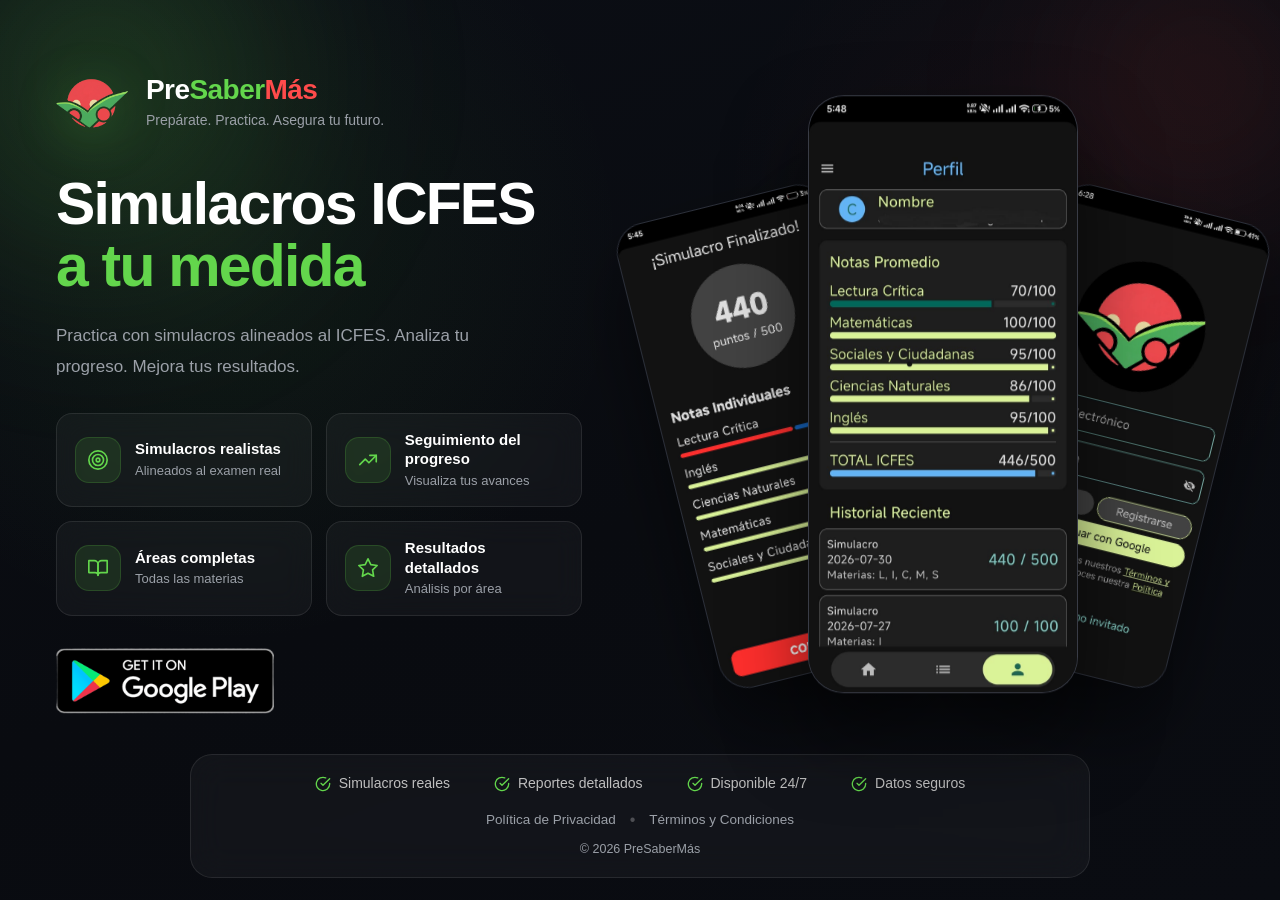
<file: index.html>
<!DOCTYPE html>

<html lang="es-CO">

<head>
    <meta charset="UTF-8">
    <meta name="viewport" content="width=device-width, initial-scale=1.0">

    <!-- ==================================================
         SEO
    ================================================== -->
    <title>PreSaberMás | Simulacros ICFES Saber 9° y 11°</title>

    <meta name="description"
          content="Prepárate para las Pruebas Saber 9° y 11° con simulacros realistas, seguimiento del progreso y estadísticas detalladas.">

    <meta name="keywords"
          content="ICFES, Saber 11, Saber 9, Simulacros ICFES, Pre Saber Más, Preicfes">

    <meta name="author" content="PreSaberMás">

    <meta name="robots" content="index, follow">

    <meta name="theme-color" content="#090B10">

    <!-- Canonical -->
    <link rel="canonical" href="https://presabermas.app">

    <!-- Favicon -->
    <link rel="icon" type="image/png" href="assets/favicon.png">

    <!-- ==================================================
         OPEN GRAPH
    ================================================== -->
    <meta property="og:title" content="PreSaberMás | Simulacros ICFES">
    <meta property="og:description"
          content="Prepárate para las Pruebas Saber con simulacros realistas y resultados detallados.">
    <meta property="og:type" content="website">
    <meta property="og:url" content="https://presabermas.app">
    <meta property="og:image" content="https://presabermas.app/assets/og-image.png">
    <meta property="og:site_name" content="PreSaberMás">
    <meta property="og:locale" content="es_CO">

    <!-- ==================================================
         TWITTER CARDS
    ================================================== -->
    <meta name="twitter:card" content="summary_large_image">
    <meta name="twitter:title" content="PreSaberMás | Simulacros ICFES">
    <meta name="twitter:description"
          content="Prepárate para las Pruebas Saber con simulacros realistas y resultados detallados.">
    <meta name="twitter:image" content="https://presabermas.app/assets/og-image.png">

    <!-- CSS -->
    <link rel="stylesheet" href="css/style.css?v=5">

</head>

<body>

    <main class="hero">

        <!-- ==================================================
             FONDO DECORATIVO
        ================================================== -->
        <div class="background" aria-hidden="true">
            <div class="glow glow-green"></div>
            <div class="glow glow-red"></div>
        </div>

        <div class="container">

            <!-- ==================================================
                 LADO IZQUIERDO · CONTENIDO
            ================================================== -->
            <section class="left">

                <!-- Marca -->
                <div class="brand">
                    <img src="assets/logo.png" alt="Logo de PreSaberMás" class="logo">
                    <div class="brand-text">
                        <h1 class="brand-name">
                            Pre<span class="green">Saber</span><span class="red">Más</span>
                        </h1>
                        <p class="brand-tagline">Prepárate. Practica. Asegura tu futuro.</p>
                    </div>
                </div>

                <!-- Titulo -->
                <h2 class="title">
                    Simulacros ICFES
                    <span class="title-accent">a tu medida</span>
                </h2>

                <!-- Descripcion -->
                <p class="description">
                    Practica con simulacros alineados al ICFES.
                    Analiza tu progreso.
                    Mejora tus resultados.
                </p>

                <!-- Features -->
                <div class="features">

                    <div class="feature">
                        <div class="feature-icon">
                            <svg viewBox="0 0 24 24" fill="none" stroke="currentColor"
                                 stroke-width="1.8" stroke-linecap="round" stroke-linejoin="round">
                                <circle cx="12" cy="12" r="10"></circle>
                                <circle cx="12" cy="12" r="6"></circle>
                                <circle cx="12" cy="12" r="2"></circle>
                            </svg>
                        </div>
                        <div class="feature-text">
                            <h3>Simulacros realistas</h3>
                            <p>Alineados al examen real</p>
                        </div>
                    </div>

                    <div class="feature">
                        <div class="feature-icon">
                            <svg viewBox="0 0 24 24" fill="none" stroke="currentColor"
                                 stroke-width="1.8" stroke-linecap="round" stroke-linejoin="round">
                                <polyline points="3 17 9 11 13 15 21 7"></polyline>
                                <polyline points="14 7 21 7 21 14"></polyline>
                            </svg>
                        </div>
                        <div class="feature-text">
                            <h3>Seguimiento del progreso</h3>
                            <p>Visualiza tus avances</p>
                        </div>
                    </div>

                    <div class="feature">
                        <div class="feature-icon">
                            <svg viewBox="0 0 24 24" fill="none" stroke="currentColor"
                                 stroke-width="1.8" stroke-linecap="round" stroke-linejoin="round">
                                <path d="M2 4h6a4 4 0 0 1 4 4v12a3 3 0 0 0-3-3H2z"></path>
                                <path d="M22 4h-6a4 4 0 0 0-4 4v12a3 3 0 0 1 3-3h7z"></path>
                            </svg>
                        </div>
                        <div class="feature-text">
                            <h3>Áreas completas</h3>
                            <p>Todas las materias</p>
                        </div>
                    </div>

                    <div class="feature">
                        <div class="feature-icon">
                            <svg viewBox="0 0 24 24" fill="none" stroke="currentColor"
                                 stroke-width="1.8" stroke-linecap="round" stroke-linejoin="round">
                                <polygon points="12 2 15.09 8.26 22 9.27 17 14.14 18.18 21.02 12 17.77 5.82 21.02 7 14.14 2 9.27 8.91 8.26 12 2"></polygon>
                            </svg>
                        </div>
                        <div class="feature-text">
                            <h3>Resultados detallados</h3>
                            <p>Análisis por área</p>
                        </div>
                    </div>

                </div>

                <!-- Google Play -->
                <a href="https://play.google.com/store/apps/details?id=com.chris.sabermas"
                   target="_blank"
                   rel="noopener noreferrer"
                   class="store"
                   aria-label="Descargar PreSaberMás en Google Play">
                    <img src="assets/google-play.png" alt="Disponible en Google Play">
                </a>

            </section>

            <!-- ==================================================
                 LADO DERECHO · TELEFONOS
            ================================================== -->
            <section class="right">

                <div class="glow" aria-hidden="true"></div>

                <div class="phones">

                    <div class="phone phone-1">
                        <img src="assets/phone-results.png" alt="Resultados del simulacro en la app">
                    </div>

                    <div class="phone phone-2">
                        <img src="assets/phone-profile.png" alt="Perfil de progreso en la app">
                    </div>

                    <div class="phone phone-3">
                        <img src="assets/phone-login.png" alt="Pantalla de inicio de sesión de la app">
                    </div>

                </div>

            </section>

        </div>

        <!-- ==================================================
             FOOTER
        ================================================== -->
        <footer class="footer">

            <div class="footer-features">

                <div class="footer-item">
                    <svg viewBox="0 0 24 24" fill="none" stroke="currentColor"
                         stroke-width="2" stroke-linecap="round" stroke-linejoin="round">
                        <path d="M22 11.08V12a10 10 0 1 1-5.93-9.14"></path>
                        <polyline points="22 4 12 14.01 9 11.01"></polyline>
                    </svg>
                    <span>Simulacros reales</span>
                </div>

                <div class="footer-item">
                    <svg viewBox="0 0 24 24" fill="none" stroke="currentColor"
                         stroke-width="2" stroke-linecap="round" stroke-linejoin="round">
                        <path d="M22 11.08V12a10 10 0 1 1-5.93-9.14"></path>
                        <polyline points="22 4 12 14.01 9 11.01"></polyline>
                    </svg>
                    <span>Reportes detallados</span>
                </div>

                <div class="footer-item">
                    <svg viewBox="0 0 24 24" fill="none" stroke="currentColor"
                         stroke-width="2" stroke-linecap="round" stroke-linejoin="round">
                        <path d="M22 11.08V12a10 10 0 1 1-5.93-9.14"></path>
                        <polyline points="22 4 12 14.01 9 11.01"></polyline>
                    </svg>
                    <span>Disponible 24/7</span>
                </div>

                <div class="footer-item">
                    <svg viewBox="0 0 24 24" fill="none" stroke="currentColor"
                         stroke-width="2" stroke-linecap="round" stroke-linejoin="round">
                        <path d="M22 11.08V12a10 10 0 1 1-5.93-9.14"></path>
                        <polyline points="22 4 12 14.01 9 11.01"></polyline>
                    </svg>
                    <span>Datos seguros</span>
                </div>

            </div>

            <div class="footer-links">
                <a href="privacy-policy.html">Política de Privacidad</a>
                <span class="dot">•</span>
                <a href="terms.html">Términos y Condiciones</a>
            </div>

            <p class="copyright">© 2026 PreSaberMás</p>

        </footer>

    </main>

    <script src="js/script.js?v=3"></script>

</body>

</html>
</file>
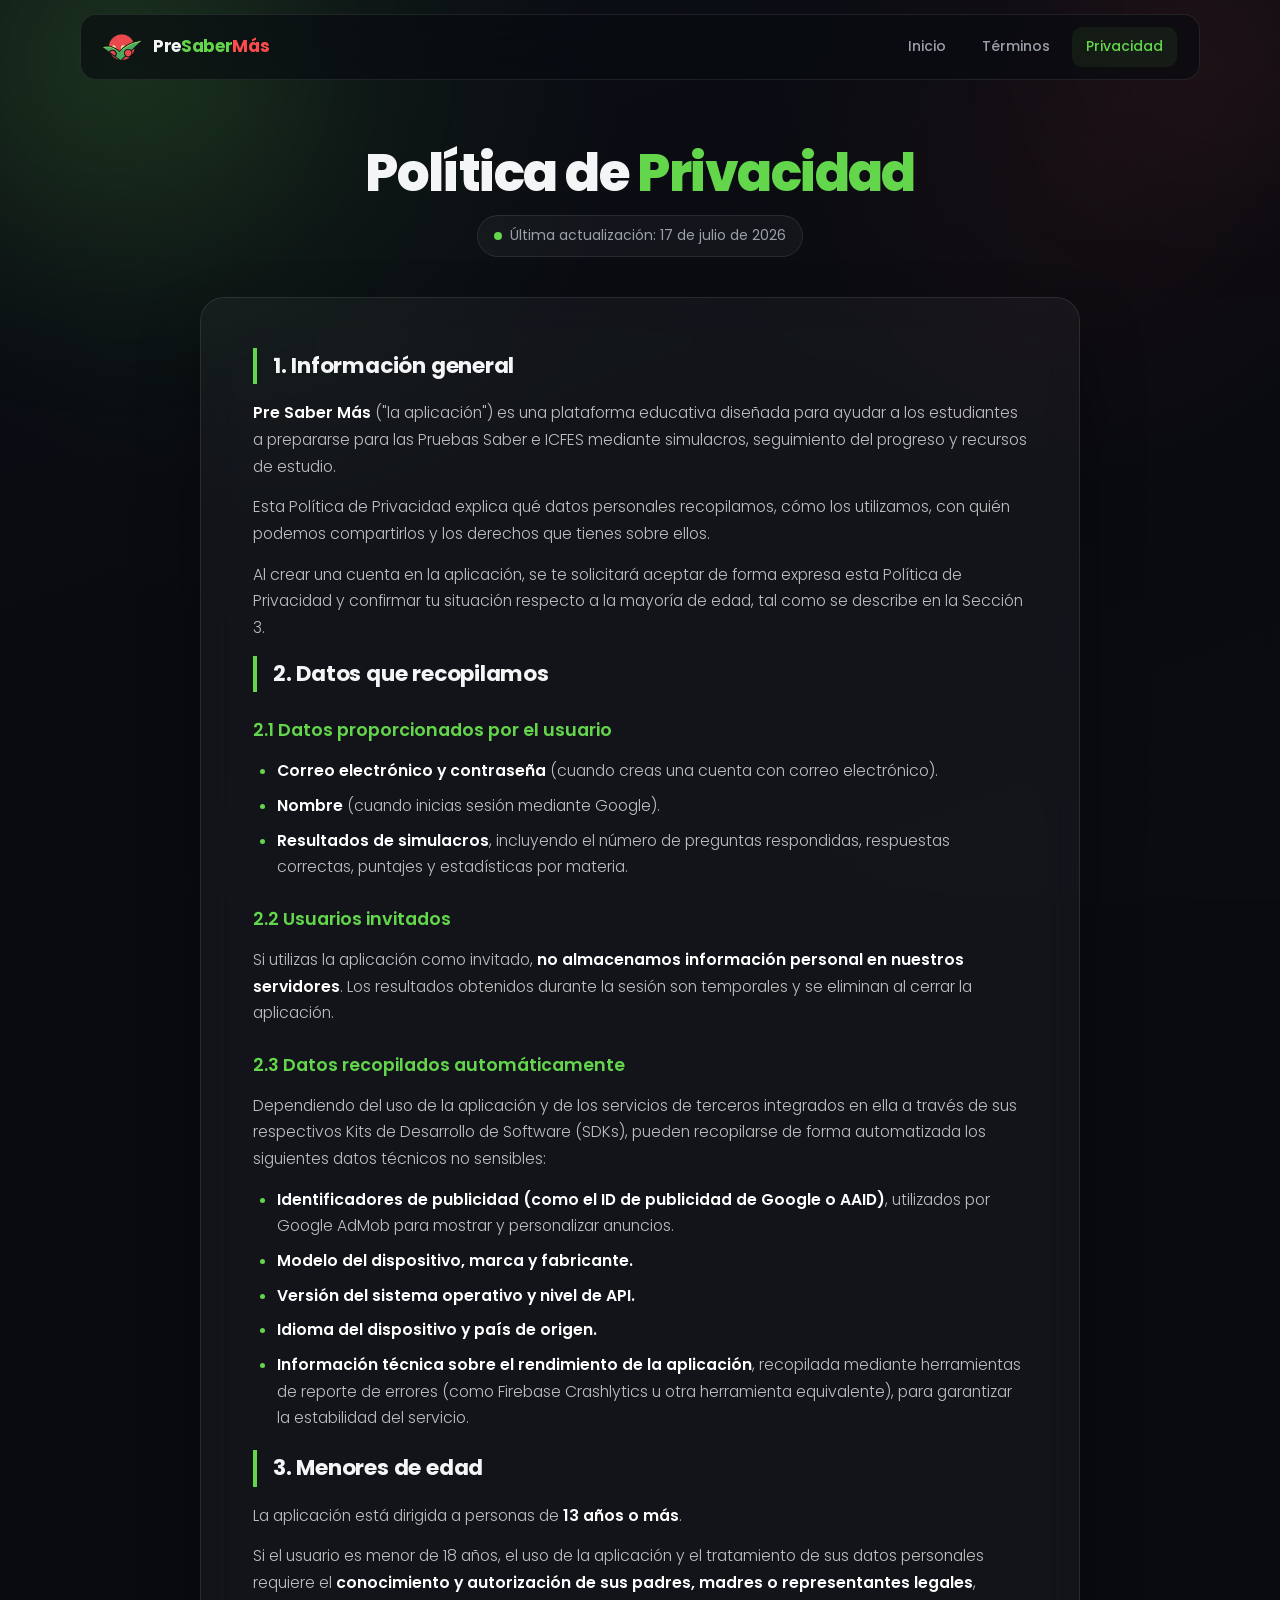
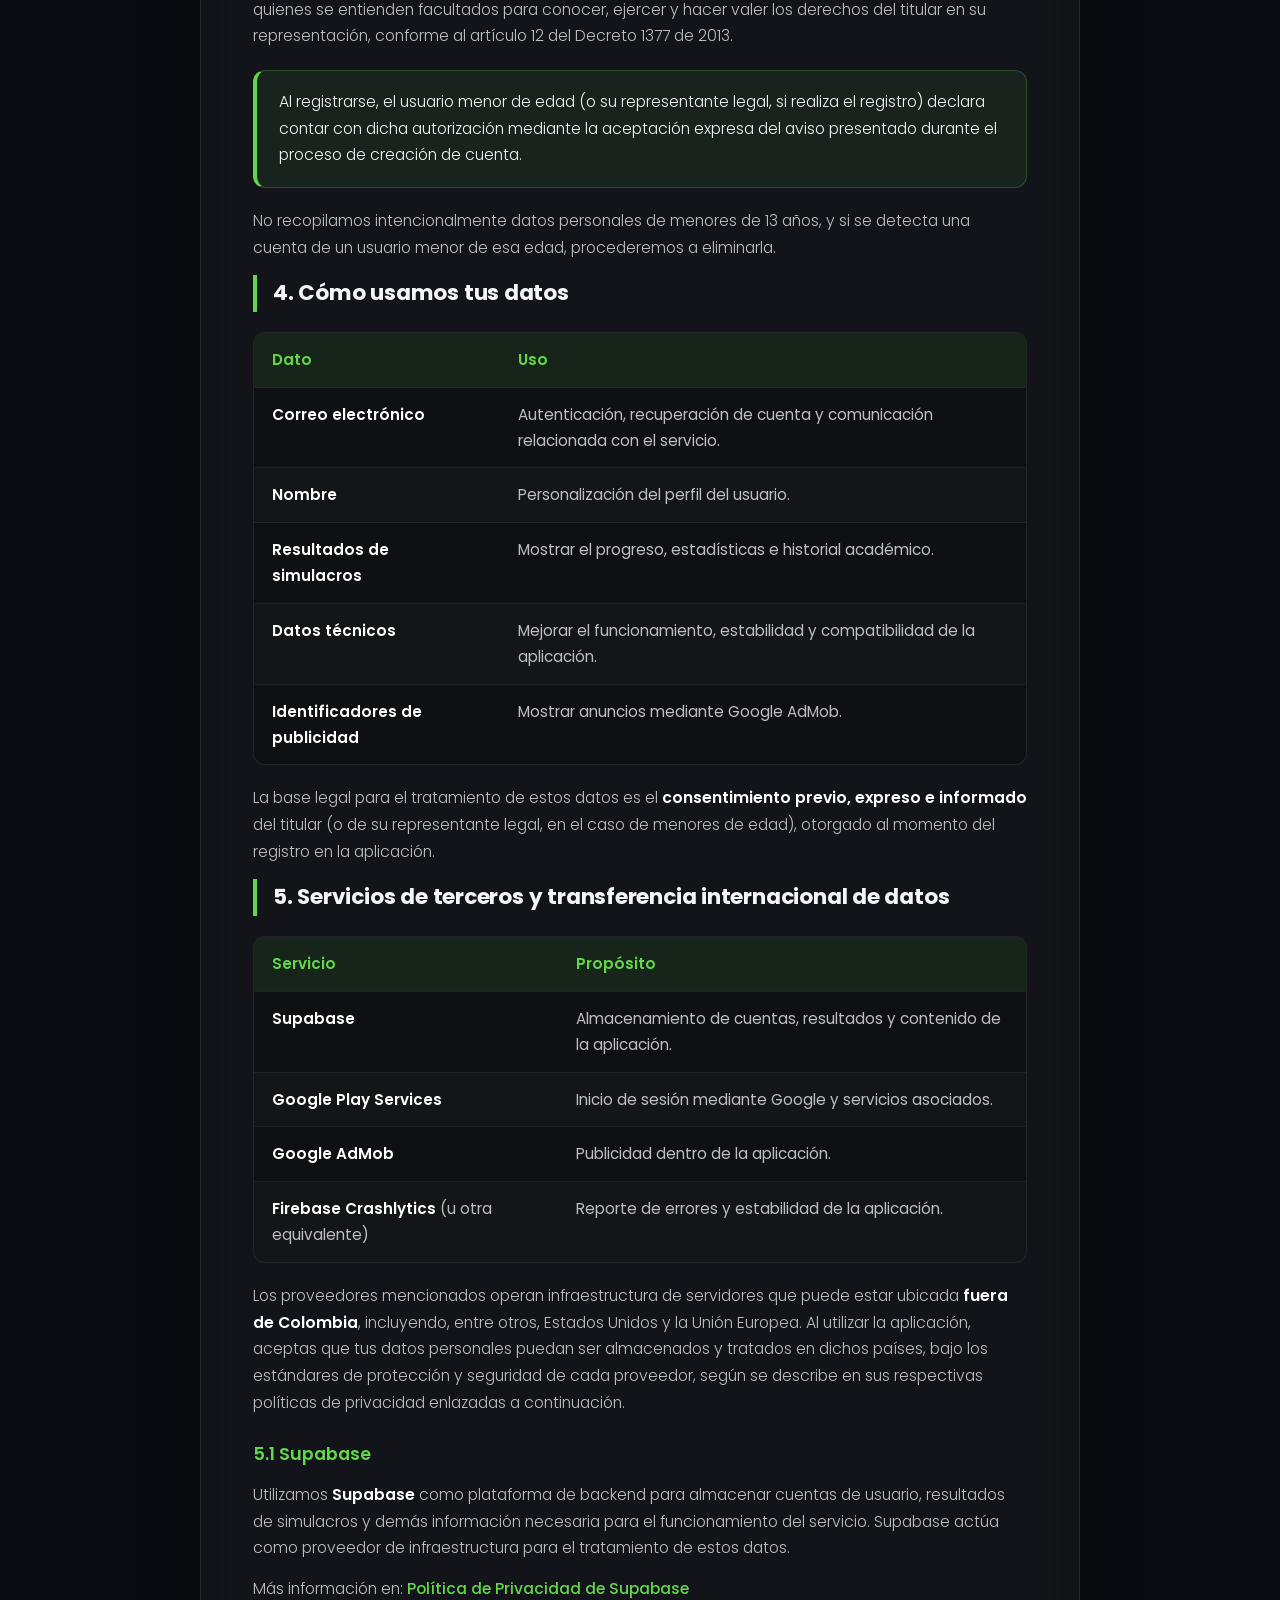
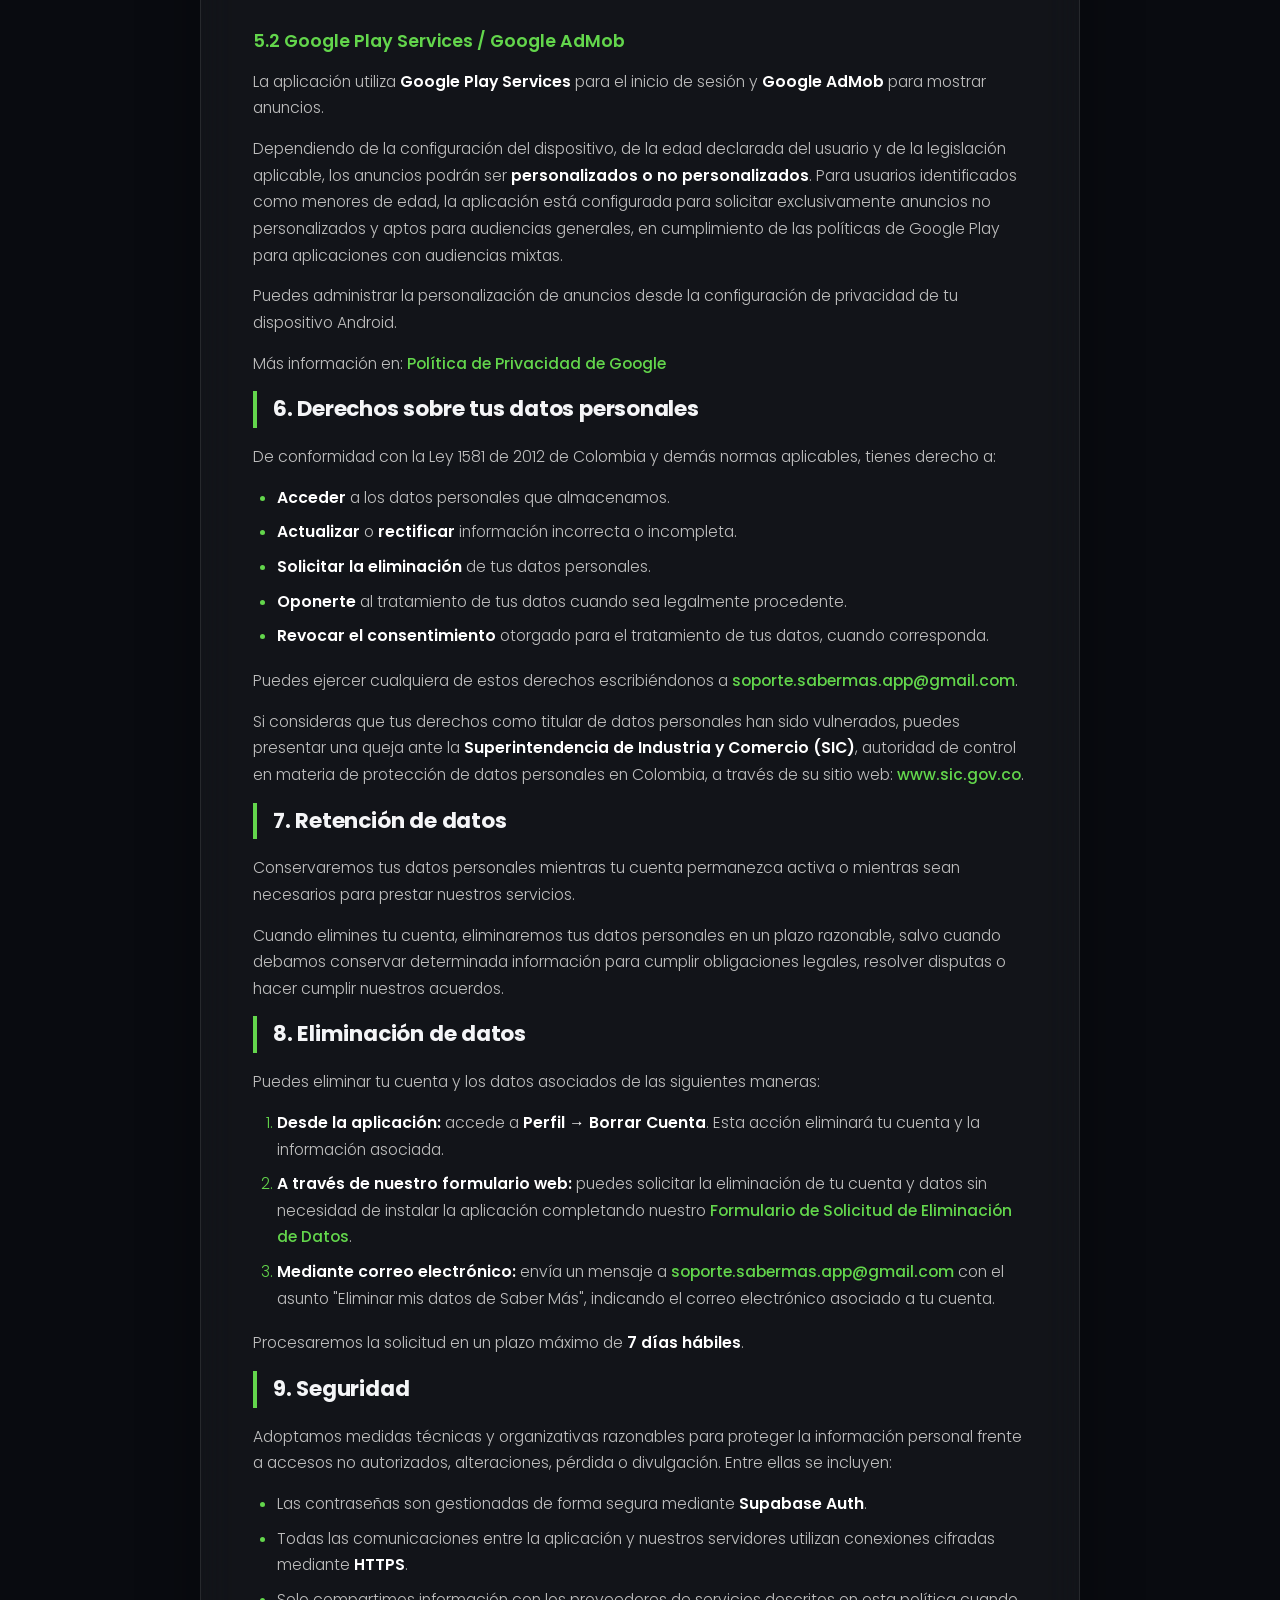
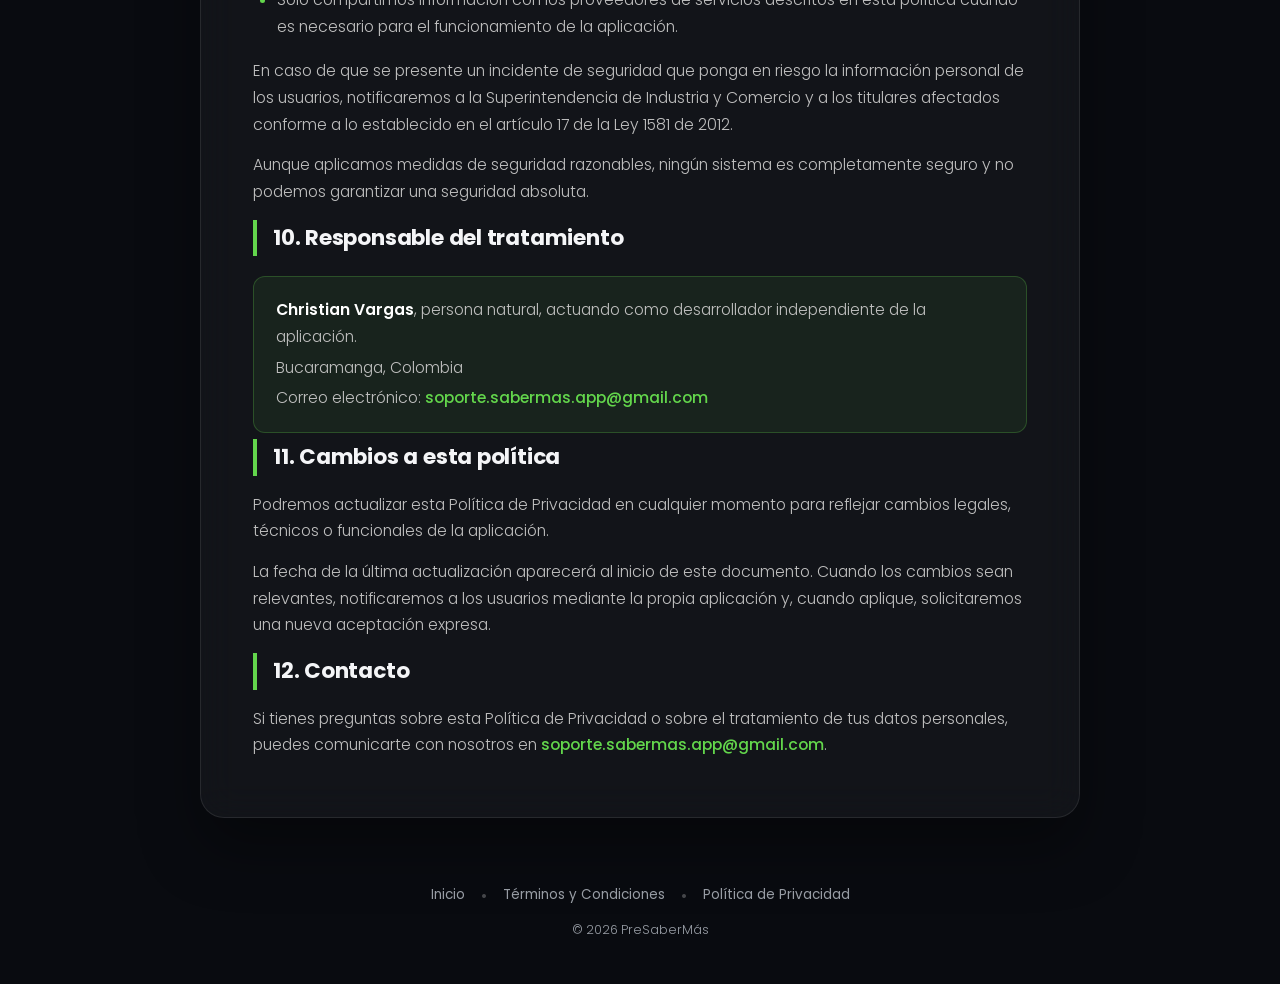
<file: privacy-policy.html>
<!DOCTYPE html>
<html lang="es">
<head>
    <meta charset="UTF-8">
    <meta name="viewport" content="width=device-width, initial-scale=1.0">

    <!-- SEO -->
    <title>Política de Privacidad | PreSaberMás</title>

    <meta name="description"
          content="Política de Privacidad de PreSaberMás. Conoce qué datos recopilamos, cómo los usamos y los derechos que tienes sobre ellos.">
    <meta name="keywords"
          content="ICFES, Saber 11, Saber 9, Simulacros ICFES, Política de Privacidad, Pre Saber Más">
    <meta name="author" content="PreSaberMás">
    <meta name="robots" content="index, follow">
    <meta name="theme-color" content="#090B10">

    <!-- Canonical -->
    <link rel="canonical" href="https://presabermas.app/privacy-policy.html">

    <!-- Favicon -->
    <link rel="icon" type="image/png" href="assets/favicon.png">

    <!-- Open Graph -->
    <meta property="og:title" content="Política de Privacidad | PreSaberMás">
    <meta property="og:description"
          content="Conoce qué datos recopila PreSaberMás, cómo los usamos y los derechos que tienes sobre ellos.">
    <meta property="og:type" content="website">
    <meta property="og:url" content="https://presabermas.app/privacy-policy.html">
    <meta property="og:image" content="https://presabermas.app/assets/og-image.png">
    <meta property="og:site_name" content="PreSaberMás">
    <meta property="og:locale" content="es_CO">

    <!-- Twitter -->
    <meta name="twitter:card" content="summary_large_image">
    <meta name="twitter:title" content="Política de Privacidad | PreSaberMás">
    <meta name="twitter:description"
          content="Conoce qué datos recopila PreSaberMás, cómo los usamos y los derechos que tienes sobre ellos.">
    <meta name="twitter:image" content="https://presabermas.app/assets/og-image.png">

    <!-- CSS -->
    <link rel="stylesheet" href="css/legal.css?v=1">

</head>
<body>

    <!-- Fondo decorativo -->
    <div class="background" aria-hidden="true">
        <div class="glow glow-green"></div>
        <div class="glow glow-red"></div>
    </div>

    <!-- Navegacion -->
    <header class="topbar">
        <a href="index.html" class="brand">
            <img src="assets/logo.png" alt="Logo de PreSaberMás" class="logo">
            <span class="name">Pre<span class="green">Saber</span><span class="red">Más</span></span>
        </a>
        <nav class="nav">
            <a href="index.html">Inicio</a>
            <a href="terms.html">Términos</a>
            <a href="privacy-policy.html" class="active">Privacidad</a>
        </nav>
    </header>

    <!-- Encabezado -->
    <div class="page-header">
        <h1>Política de <span class="title-accent">Privacidad</span></h1>
        <div class="last-updated">Última actualización: 17 de julio de 2026</div>
    </div>

    <!-- Contenido -->
    <main>
        <article class="card">

            <section>
                <h2>1. Información general</h2>
                <p><strong>Pre Saber Más</strong> ("la aplicación") es una plataforma educativa diseñada para ayudar a los estudiantes a prepararse para las Pruebas Saber e ICFES mediante simulacros, seguimiento del progreso y recursos de estudio.</p>
                <p>Esta Política de Privacidad explica qué datos personales recopilamos, cómo los utilizamos, con quién podemos compartirlos y los derechos que tienes sobre ellos.</p>
                <p>Al crear una cuenta en la aplicación, se te solicitará aceptar de forma expresa esta Política de Privacidad y confirmar tu situación respecto a la mayoría de edad, tal como se describe en la Sección 3.</p>
            </section>

            <section>
                <h2>2. Datos que recopilamos</h2>

                <h3>2.1 Datos proporcionados por el usuario</h3>
                <ul>
                    <li><strong>Correo electrónico y contraseña</strong> (cuando creas una cuenta con correo electrónico).</li>
                    <li><strong>Nombre</strong> (cuando inicias sesión mediante Google).</li>
                    <li><strong>Resultados de simulacros</strong>, incluyendo el número de preguntas respondidas, respuestas correctas, puntajes y estadísticas por materia.</li>
                </ul>

                <h3>2.2 Usuarios invitados</h3>
                <p>Si utilizas la aplicación como invitado, <strong>no almacenamos información personal en nuestros servidores</strong>. Los resultados obtenidos durante la sesión son temporales y se eliminan al cerrar la aplicación.</p>

                <h3>2.3 Datos recopilados automáticamente</h3>
                <p>Dependiendo del uso de la aplicación y de los servicios de terceros integrados en ella a través de sus respectivos Kits de Desarrollo de Software (SDKs), pueden recopilarse de forma automatizada los siguientes datos técnicos no sensibles:</p>
                <ul>
                    <li><strong>Identificadores de publicidad (como el ID de publicidad de Google o AAID)</strong>, utilizados por Google AdMob para mostrar y personalizar anuncios.</li>
                    <li><strong>Modelo del dispositivo, marca y fabricante.</strong></li>
                    <li><strong>Versión del sistema operativo y nivel de API.</strong></li>
                    <li><strong>Idioma del dispositivo y país de origen.</strong></li>
                    <li><strong>Información técnica sobre el rendimiento de la aplicación</strong>, recopilada mediante herramientas de reporte de errores (como Firebase Crashlytics u otra herramienta equivalente), para garantizar la estabilidad del servicio.</li>
                </ul>
            </section>

            <section>
                <h2>3. Menores de edad</h2>
                <p>La aplicación está dirigida a personas de <strong>13 años o más</strong>.</p>
                <p>Si el usuario es menor de 18 años, el uso de la aplicación y el tratamiento de sus datos personales requiere el <strong>conocimiento y autorización de sus padres, madres o representantes legales</strong>, quienes se entienden facultados para conocer, ejercer y hacer valer los derechos del titular en su representación, conforme al artículo 12 del Decreto 1377 de 2013.</p>

                <div class="highlight-box">
                    <p>Al registrarse, el usuario menor de edad (o su representante legal, si realiza el registro) declara contar con dicha autorización mediante la aceptación expresa del aviso presentado durante el proceso de creación de cuenta.</p>
                </div>

                <p>No recopilamos intencionalmente datos personales de menores de 13 años, y si se detecta una cuenta de un usuario menor de esa edad, procederemos a eliminarla.</p>
            </section>

            <section>
                <h2>4. Cómo usamos tus datos</h2>
                <div class="table-container">
                    <table>
                        <thead>
                            <tr>
                                <th>Dato</th>
                                <th>Uso</th>
                            </tr>
                        </thead>
                        <tbody>
                            <tr>
                                <td><strong>Correo electrónico</strong></td>
                                <td>Autenticación, recuperación de cuenta y comunicación relacionada con el servicio.</td>
                            </tr>
                            <tr>
                                <td><strong>Nombre</strong></td>
                                <td>Personalización del perfil del usuario.</td>
                            </tr>
                            <tr>
                                <td><strong>Resultados de simulacros</strong></td>
                                <td>Mostrar el progreso, estadísticas e historial académico.</td>
                            </tr>
                            <tr>
                                <td><strong>Datos técnicos</strong></td>
                                <td>Mejorar el funcionamiento, estabilidad y compatibilidad de la aplicación.</td>
                            </tr>
                            <tr>
                                <td><strong>Identificadores de publicidad</strong></td>
                                <td>Mostrar anuncios mediante Google AdMob.</td>
                            </tr>
                        </tbody>
                    </table>
                </div>
                <p>La base legal para el tratamiento de estos datos es el <strong>consentimiento previo, expreso e informado</strong> del titular (o de su representante legal, en el caso de menores de edad), otorgado al momento del registro en la aplicación.</p>
            </section>

            <section>
                <h2>5. Servicios de terceros y transferencia internacional de datos</h2>
                <div class="table-container">
                    <table>
                        <thead>
                            <tr>
                                <th>Servicio</th>
                                <th>Propósito</th>
                            </tr>
                        </thead>
                        <tbody>
                            <tr>
                                <td><strong>Supabase</strong></td>
                                <td>Almacenamiento de cuentas, resultados y contenido de la aplicación.</td>
                            </tr>
                            <tr>
                                <td><strong>Google Play Services</strong></td>
                                <td>Inicio de sesión mediante Google y servicios asociados.</td>
                            </tr>
                            <tr>
                                <td><strong>Google AdMob</strong></td>
                                <td>Publicidad dentro de la aplicación.</td>
                            </tr>
                            <tr>
                                <td><strong>Firebase Crashlytics</strong> (u otra equivalente)</td>
                                <td>Reporte de errores y estabilidad de la aplicación.</td>
                            </tr>
                        </tbody>
                    </table>
                </div>
                <p>Los proveedores mencionados operan infraestructura de servidores que puede estar ubicada <strong>fuera de Colombia</strong>, incluyendo, entre otros, Estados Unidos y la Unión Europea. Al utilizar la aplicación, aceptas que tus datos personales puedan ser almacenados y tratados en dichos países, bajo los estándares de protección y seguridad de cada proveedor, según se describe en sus respectivas políticas de privacidad enlazadas a continuación.</p>

                <h3>5.1 Supabase</h3>
                <p>Utilizamos <strong>Supabase</strong> como plataforma de backend para almacenar cuentas de usuario, resultados de simulacros y demás información necesaria para el funcionamiento del servicio. Supabase actúa como proveedor de infraestructura para el tratamiento de estos datos.</p>
                <p>Más información en: <a href="https://supabase.com/privacy" target="_blank" rel="noopener">Política de Privacidad de Supabase</a></p>

                <h3>5.2 Google Play Services / Google AdMob</h3>
                <p>La aplicación utiliza <strong>Google Play Services</strong> para el inicio de sesión y <strong>Google AdMob</strong> para mostrar anuncios.</p>
                <p>Dependiendo de la configuración del dispositivo, de la edad declarada del usuario y de la legislación aplicable, los anuncios podrán ser <strong>personalizados o no personalizados</strong>. Para usuarios identificados como menores de edad, la aplicación está configurada para solicitar exclusivamente anuncios no personalizados y aptos para audiencias generales, en cumplimiento de las políticas de Google Play para aplicaciones con audiencias mixtas.</p>
                <p>Puedes administrar la personalización de anuncios desde la configuración de privacidad de tu dispositivo Android.</p>
                <p>Más información en: <a href="https://policies.google.com/privacy" target="_blank" rel="noopener">Política de Privacidad de Google</a></p>
            </section>

            <section>
                <h2>6. Derechos sobre tus datos personales</h2>
                <p>De conformidad con la Ley 1581 de 2012 de Colombia y demás normas aplicables, tienes derecho a:</p>
                <ul>
                    <li><strong>Acceder</strong> a los datos personales que almacenamos.</li>
                    <li><strong>Actualizar</strong> o <strong>rectificar</strong> información incorrecta o incompleta.</li>
                    <li><strong>Solicitar la eliminación</strong> de tus datos personales.</li>
                    <li><strong>Oponerte</strong> al tratamiento de tus datos cuando sea legalmente procedente.</li>
                    <li><strong>Revocar el consentimiento</strong> otorgado para el tratamiento de tus datos, cuando corresponda.</li>
                </ul>
                <p>Puedes ejercer cualquiera de estos derechos escribiéndonos a <a href="mailto:soporte.sabermas.app@gmail.com">soporte.sabermas.app@gmail.com</a>.</p>
                <p>Si consideras que tus derechos como titular de datos personales han sido vulnerados, puedes presentar una queja ante la <strong>Superintendencia de Industria y Comercio (SIC)</strong>, autoridad de control en materia de protección de datos personales en Colombia, a través de su sitio web: <a href="https://www.sic.gov.co" target="_blank" rel="noopener">www.sic.gov.co</a>.</p>
            </section>

            <section>
                <h2>7. Retención de datos</h2>
                <p>Conservaremos tus datos personales mientras tu cuenta permanezca activa o mientras sean necesarios para prestar nuestros servicios.</p>
                <p>Cuando elimines tu cuenta, eliminaremos tus datos personales en un plazo razonable, salvo cuando debamos conservar determinada información para cumplir obligaciones legales, resolver disputas o hacer cumplir nuestros acuerdos.</p>
            </section>

            <section>
                <h2>8. Eliminación de datos</h2>
                <p>Puedes eliminar tu cuenta y los datos asociados de las siguientes maneras:</p>
                <ol>
                    <li><strong>Desde la aplicación:</strong> accede a <strong>Perfil → Borrar Cuenta</strong>. Esta acción eliminará tu cuenta y la información asociada.</li>
                    <li><strong>A través de nuestro formulario web:</strong> puedes solicitar la eliminación de tu cuenta y datos sin necesidad de instalar la aplicación completando nuestro <a href="https://forms.gle/QnbjjD7LWVoMguTD8" target="_blank" rel="noopener">Formulario de Solicitud de Eliminación de Datos</a>.</li>
                    <li><strong>Mediante correo electrónico:</strong> envía un mensaje a <a href="mailto:soporte.sabermas.app@gmail.com">soporte.sabermas.app@gmail.com</a> con el asunto "Eliminar mis datos de Saber Más", indicando el correo electrónico asociado a tu cuenta.</li>
                </ol>
                <p>Procesaremos la solicitud en un plazo máximo de <strong>7 días hábiles</strong>.</p>
            </section>

            <section>
                <h2>9. Seguridad</h2>
                <p>Adoptamos medidas técnicas y organizativas razonables para proteger la información personal frente a accesos no autorizados, alteraciones, pérdida o divulgación. Entre ellas se incluyen:</p>
                <ul>
                    <li>Las contraseñas son gestionadas de forma segura mediante <strong>Supabase Auth</strong>.</li>
                    <li>Todas las comunicaciones entre la aplicación y nuestros servidores utilizan conexiones cifradas mediante <strong>HTTPS</strong>.</li>
                    <li>Solo compartimos información con los proveedores de servicios descritos en esta política cuando es necesario para el funcionamiento de la aplicación.</li>
                </ul>
                <p>En caso de que se presente un incidente de seguridad que ponga en riesgo la información personal de los usuarios, notificaremos a la Superintendencia de Industria y Comercio y a los titulares afectados conforme a lo establecido en el artículo 17 de la Ley 1581 de 2012.</p>
                <p>Aunque aplicamos medidas de seguridad razonables, ningún sistema es completamente seguro y no podemos garantizar una seguridad absoluta.</p>
            </section>

            <section>
                <h2>10. Responsable del tratamiento</h2>
                <div class="contact-info">
                    <p><strong>Christian Vargas</strong>, persona natural, actuando como desarrollador independiente de la aplicación.</p>
                    <p>Bucaramanga, Colombia</p>
                    <p>Correo electrónico: <a href="mailto:soporte.sabermas.app@gmail.com">soporte.sabermas.app@gmail.com</a></p>
                </div>
            </section>

            <section>
                <h2>11. Cambios a esta política</h2>
                <p>Podremos actualizar esta Política de Privacidad en cualquier momento para reflejar cambios legales, técnicos o funcionales de la aplicación.</p>
                <p>La fecha de la última actualización aparecerá al inicio de este documento. Cuando los cambios sean relevantes, notificaremos a los usuarios mediante la propia aplicación y, cuando aplique, solicitaremos una nueva aceptación expresa.</p>
            </section>

            <section>
                <h2>12. Contacto</h2>
                <p>Si tienes preguntas sobre esta Política de Privacidad o sobre el tratamiento de tus datos personales, puedes comunicarte con nosotros en <a href="mailto:soporte.sabermas.app@gmail.com">soporte.sabermas.app@gmail.com</a>.</p>
            </section>

        </article>
    </main>

    <!-- Footer -->
    <footer class="legal-footer">
        <div class="footer-links">
            <a href="index.html">Inicio</a>
            <span class="dot">•</span>
            <a href="terms.html">Términos y Condiciones</a>
            <span class="dot">•</span>
            <a href="privacy-policy.html">Política de Privacidad</a>
        </div>
        <p class="copyright">© 2026 PreSaberMás</p>
    </footer>

</body>
</html>
</file>
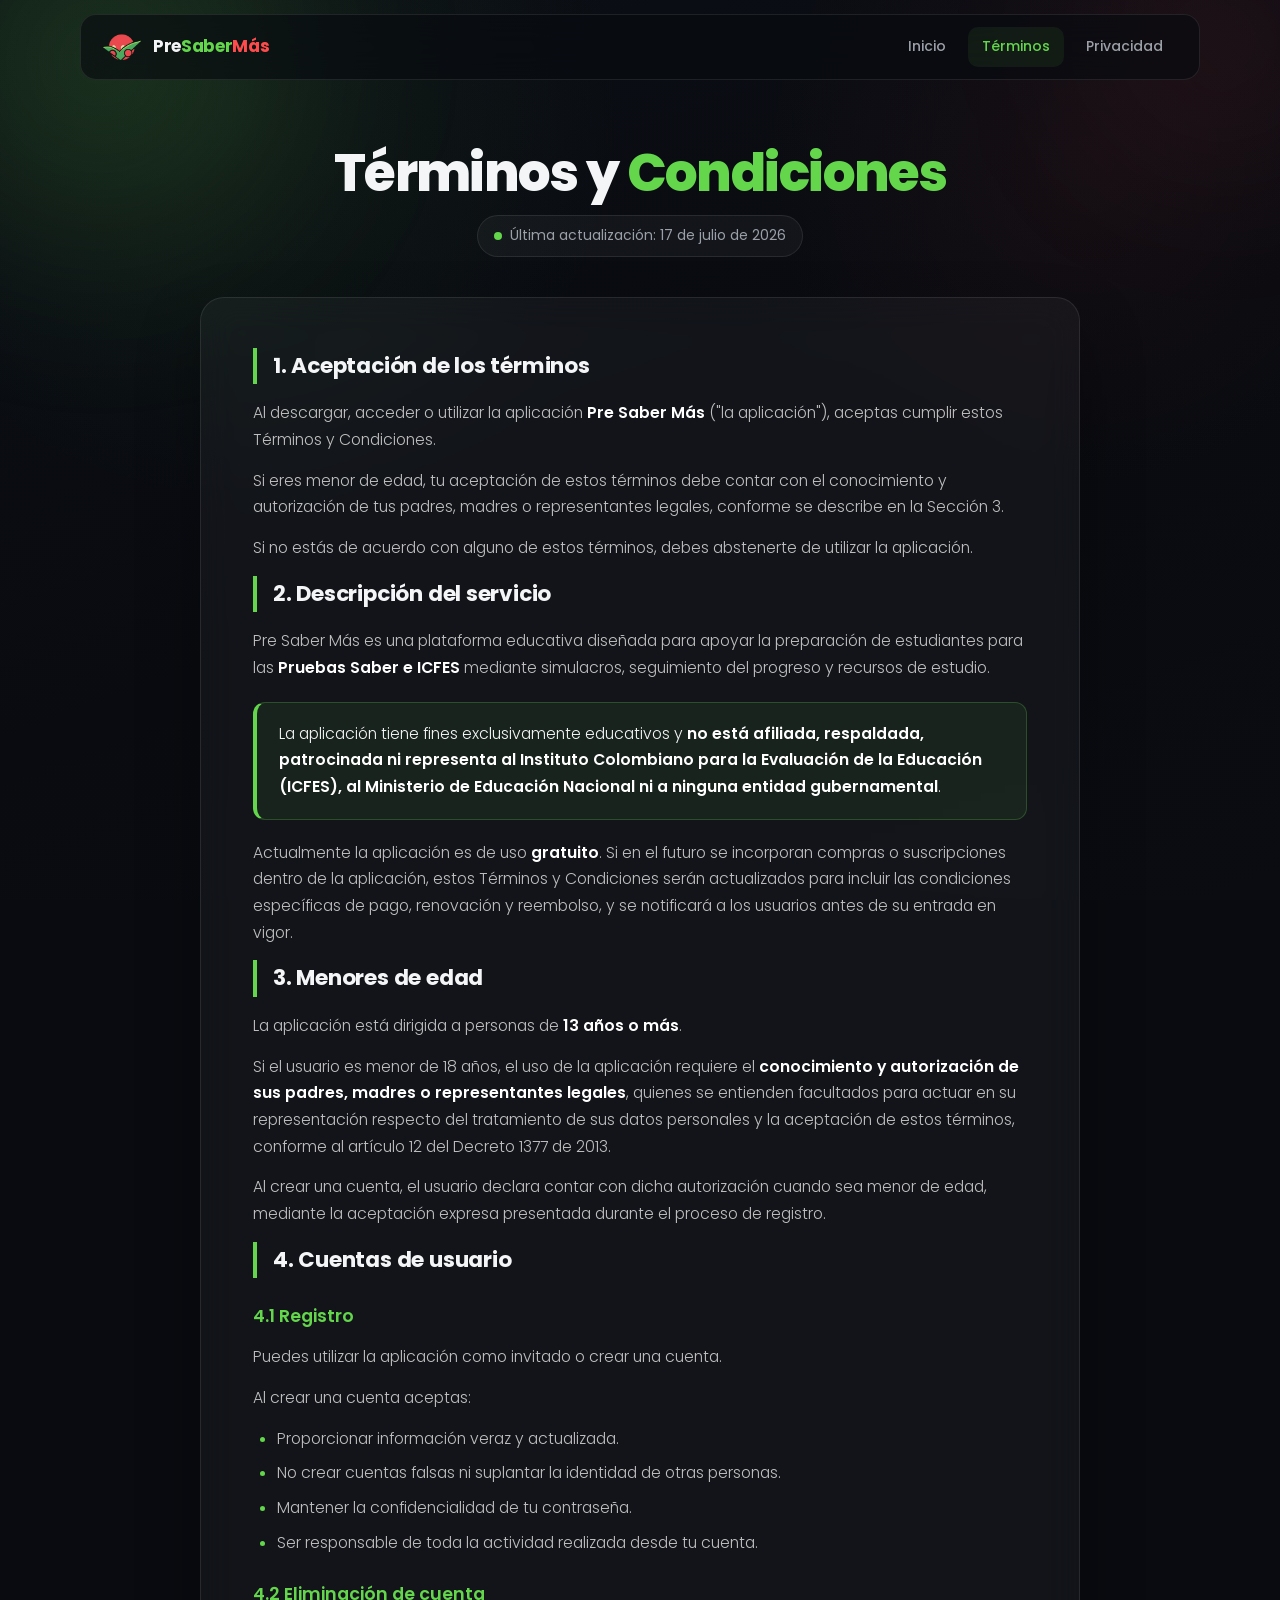
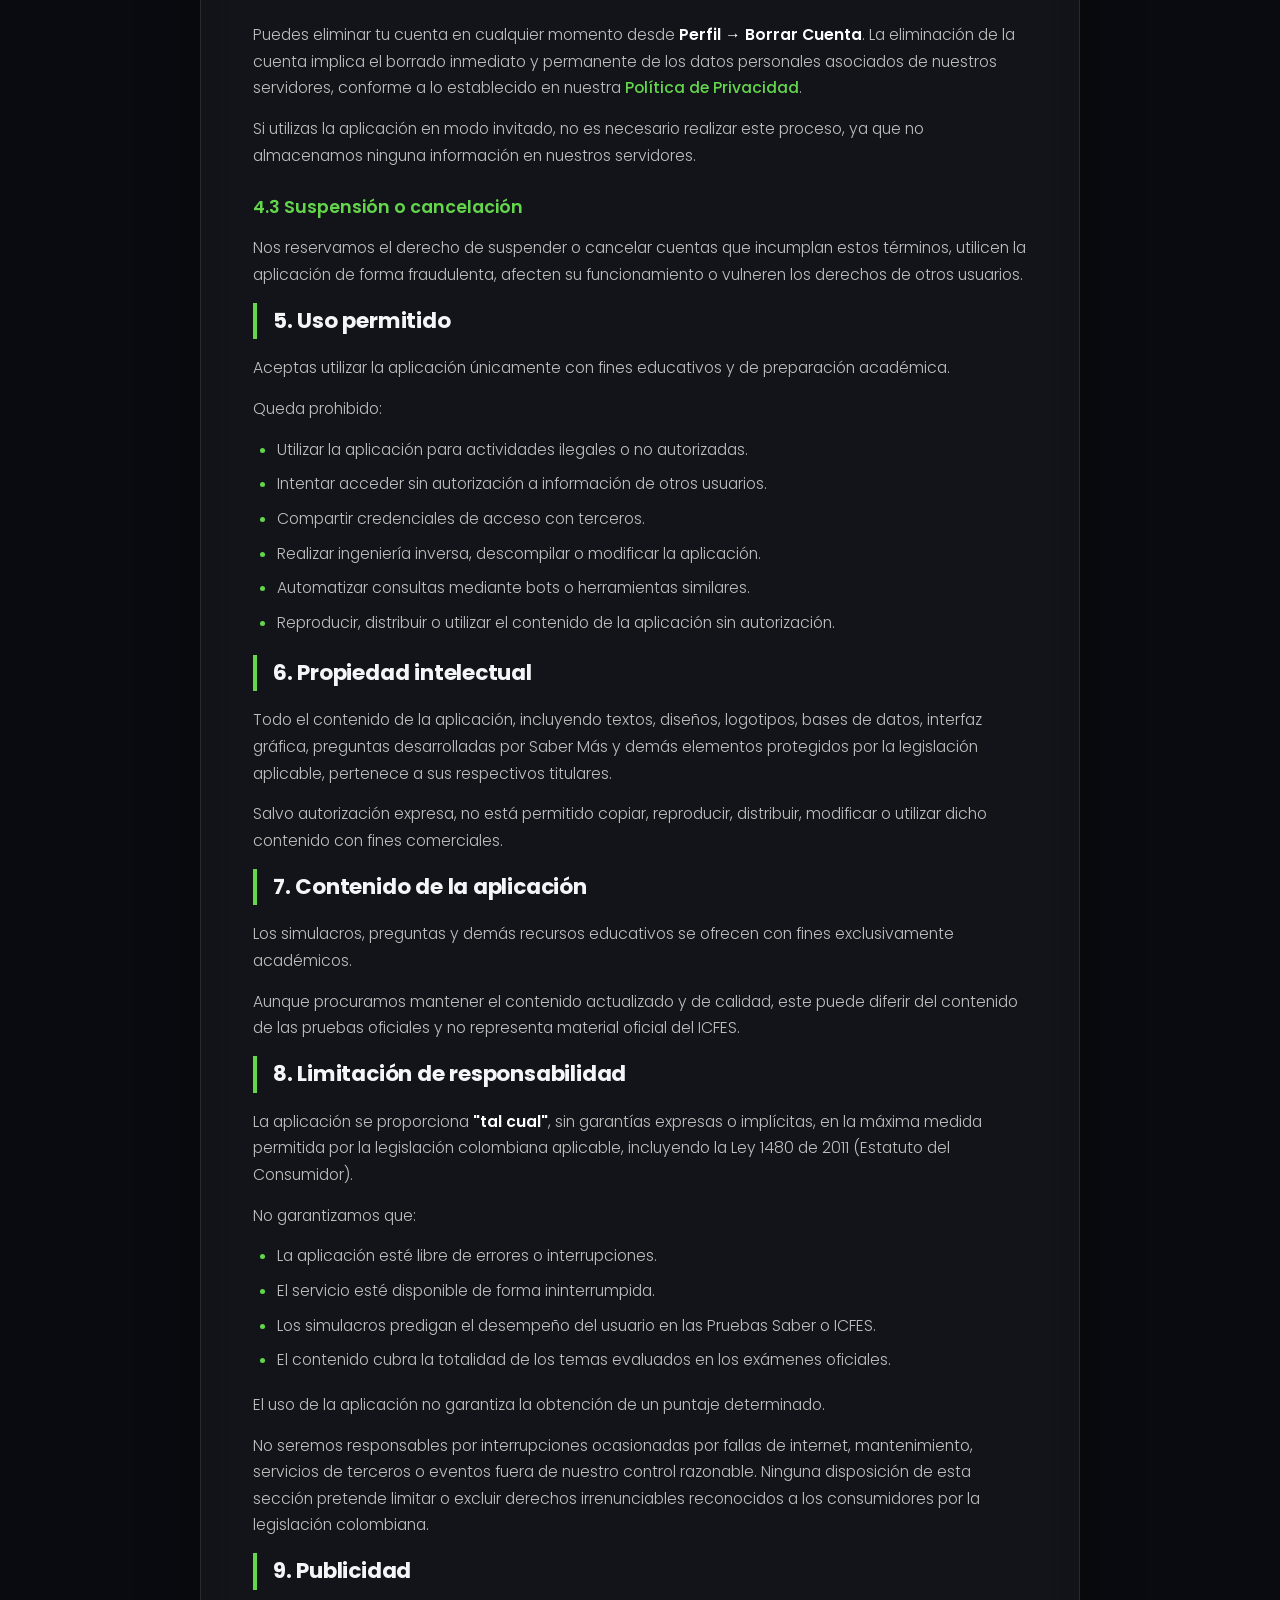
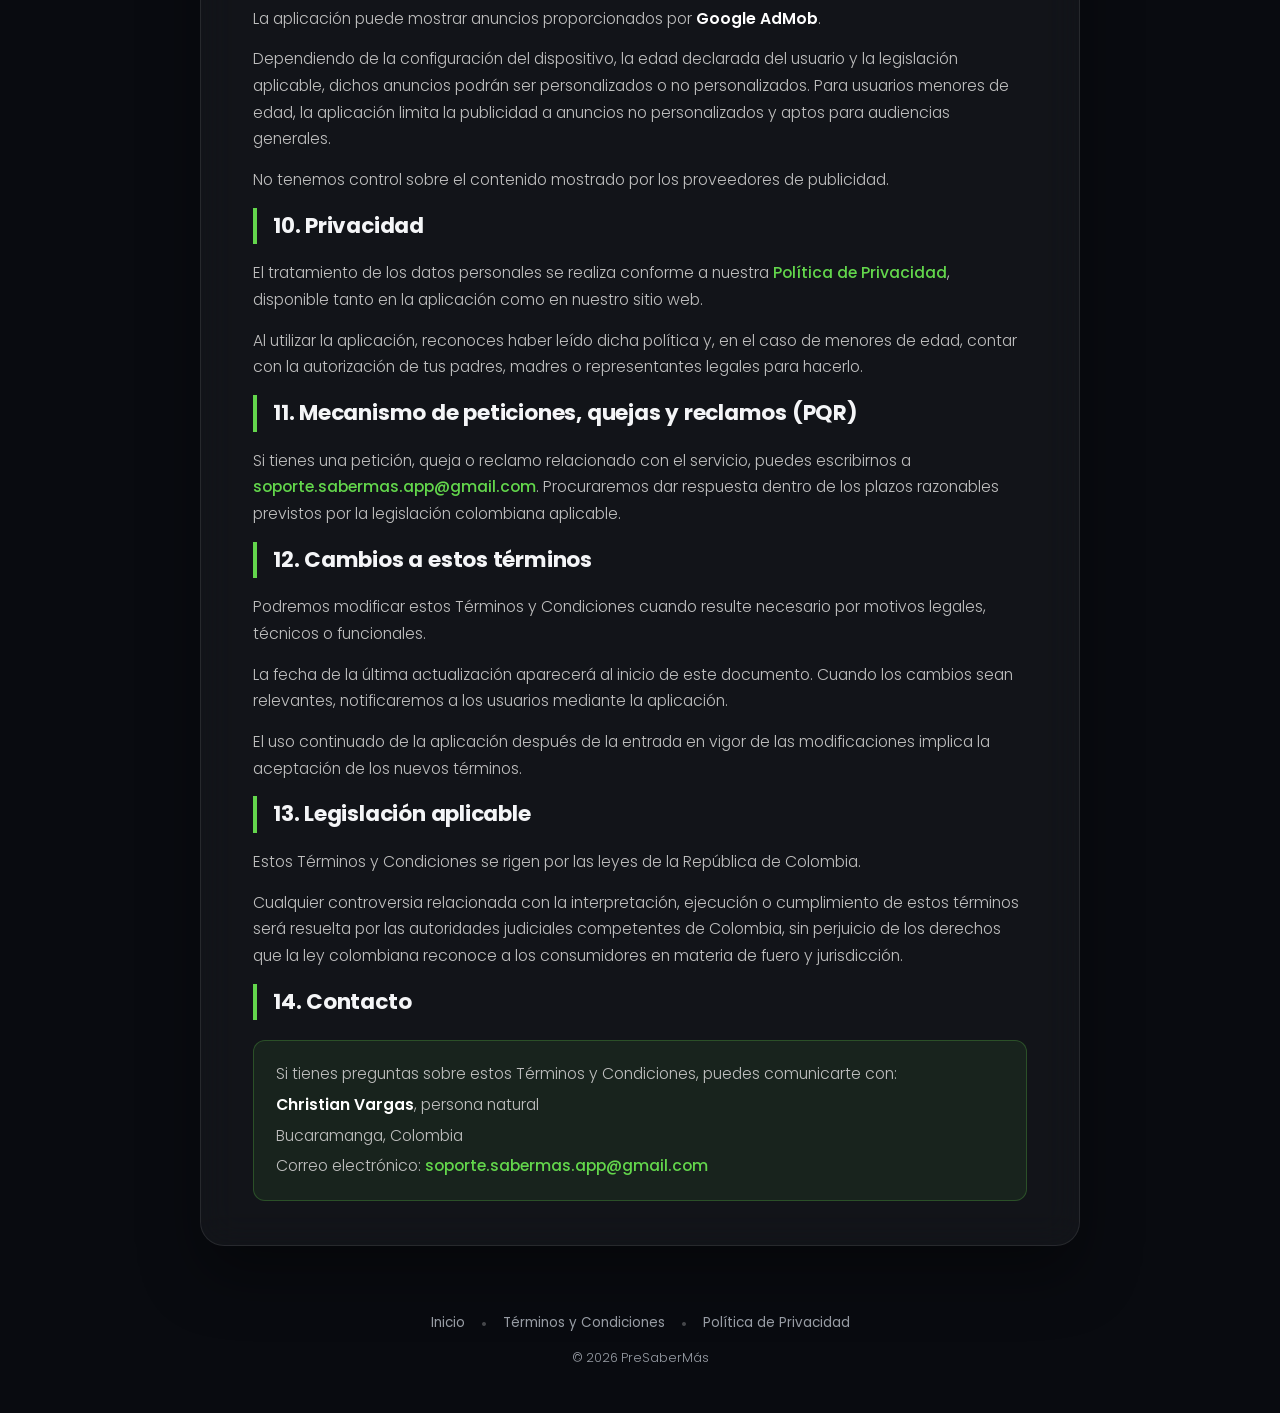
<file: terms.html>
<!DOCTYPE html>
<html lang="es">
<head>
    <meta charset="UTF-8">
    <meta name="viewport" content="width=device-width, initial-scale=1.0">

    <!-- SEO -->
    <title>Términos y Condiciones | PreSaberMás</title>

    <meta name="description"
          content="Términos y Condiciones de PreSaberMás, plataforma de simulacros ICFES para las Pruebas Saber 9° y 11°.">
    <meta name="keywords"
          content="ICFES, Saber 11, Saber 9, Simulacros ICFES, Términos y Condiciones, Pre Saber Más">
    <meta name="author" content="PreSaberMás">
    <meta name="robots" content="index, follow">
    <meta name="theme-color" content="#090B10">

    <!-- Canonical -->
    <link rel="canonical" href="https://presabermas.app/terms.html">

    <!-- Favicon -->
    <link rel="icon" type="image/png" href="assets/favicon.png">

    <!-- Open Graph -->
    <meta property="og:title" content="Términos y Condiciones | PreSaberMás">
    <meta property="og:description"
          content="Términos y Condiciones de PreSaberMás, plataforma de simulacros ICFES.">
    <meta property="og:type" content="website">
    <meta property="og:url" content="https://presabermas.app/terms.html">
    <meta property="og:image" content="https://presabermas.app/assets/og-image.png">
    <meta property="og:site_name" content="PreSaberMás">
    <meta property="og:locale" content="es_CO">

    <!-- Twitter -->
    <meta name="twitter:card" content="summary_large_image">
    <meta name="twitter:title" content="Términos y Condiciones | PreSaberMás">
    <meta name="twitter:description"
          content="Términos y Condiciones de PreSaberMás, plataforma de simulacros ICFES.">
    <meta name="twitter:image" content="https://presabermas.app/assets/og-image.png">

    <!-- CSS -->
    <link rel="stylesheet" href="css/legal.css?v=1">

</head>
<body>

    <!-- Fondo decorativo -->
    <div class="background" aria-hidden="true">
        <div class="glow glow-green"></div>
        <div class="glow glow-red"></div>
    </div>

    <!-- Navegacion -->
    <header class="topbar">
        <a href="index.html" class="brand">
            <img src="assets/logo.png" alt="Logo de PreSaberMás" class="logo">
            <span class="name">Pre<span class="green">Saber</span><span class="red">Más</span></span>
        </a>
        <nav class="nav">
            <a href="index.html">Inicio</a>
            <a href="terms.html" class="active">Términos</a>
            <a href="privacy-policy.html">Privacidad</a>
        </nav>
    </header>

    <!-- Encabezado -->
    <div class="page-header">
        <h1>Términos y <span class="title-accent">Condiciones</span></h1>
        <div class="last-updated">Última actualización: 17 de julio de 2026</div>
    </div>

    <!-- Contenido -->
    <main>
        <article class="card">

            <section>
                <h2>1. Aceptación de los términos</h2>
                <p>Al descargar, acceder o utilizar la aplicación <strong>Pre Saber Más</strong> ("la aplicación"), aceptas cumplir estos Términos y Condiciones.</p>
                <p>Si eres menor de edad, tu aceptación de estos términos debe contar con el conocimiento y autorización de tus padres, madres o representantes legales, conforme se describe en la Sección 3.</p>
                <p>Si no estás de acuerdo con alguno de estos términos, debes abstenerte de utilizar la aplicación.</p>
            </section>

            <section>
                <h2>2. Descripción del servicio</h2>
                <p>Pre Saber Más es una plataforma educativa diseñada para apoyar la preparación de estudiantes para las <strong>Pruebas Saber e ICFES</strong> mediante simulacros, seguimiento del progreso y recursos de estudio.</p>

                <div class="highlight-box">
                    <p>La aplicación tiene fines exclusivamente educativos y <strong>no está afiliada, respaldada, patrocinada ni representa al Instituto Colombiano para la Evaluación de la Educación (ICFES), al Ministerio de Educación Nacional ni a ninguna entidad gubernamental</strong>.</p>
                </div>

                <p>Actualmente la aplicación es de uso <strong>gratuito</strong>. Si en el futuro se incorporan compras o suscripciones dentro de la aplicación, estos Términos y Condiciones serán actualizados para incluir las condiciones específicas de pago, renovación y reembolso, y se notificará a los usuarios antes de su entrada en vigor.</p>
            </section>

            <section>
                <h2>3. Menores de edad</h2>
                <p>La aplicación está dirigida a personas de <strong>13 años o más</strong>.</p>
                <p>Si el usuario es menor de 18 años, el uso de la aplicación requiere el <strong>conocimiento y autorización de sus padres, madres o representantes legales</strong>, quienes se entienden facultados para actuar en su representación respecto del tratamiento de sus datos personales y la aceptación de estos términos, conforme al artículo 12 del Decreto 1377 de 2013.</p>
                <p>Al crear una cuenta, el usuario declara contar con dicha autorización cuando sea menor de edad, mediante la aceptación expresa presentada durante el proceso de registro.</p>
            </section>

            <section>
                <h2>4. Cuentas de usuario</h2>

                <h3>4.1 Registro</h3>
                <p>Puedes utilizar la aplicación como invitado o crear una cuenta.</p>
                <p>Al crear una cuenta aceptas:</p>
                <ul>
                    <li>Proporcionar información veraz y actualizada.</li>
                    <li>No crear cuentas falsas ni suplantar la identidad de otras personas.</li>
                    <li>Mantener la confidencialidad de tu contraseña.</li>
                    <li>Ser responsable de toda la actividad realizada desde tu cuenta.</li>
                </ul>

                <h3>4.2 Eliminación de cuenta</h3>
                <p>Puedes eliminar tu cuenta en cualquier momento desde <strong>Perfil → Borrar Cuenta</strong>. La eliminación de la cuenta implica el borrado inmediato y permanente de los datos personales asociados de nuestros servidores, conforme a lo establecido en nuestra <a href="privacy-policy.html">Política de Privacidad</a>.</p>
                <p>Si utilizas la aplicación en modo invitado, no es necesario realizar este proceso, ya que no almacenamos ninguna información en nuestros servidores.</p>

                <h3>4.3 Suspensión o cancelación</h3>
                <p>Nos reservamos el derecho de suspender o cancelar cuentas que incumplan estos términos, utilicen la aplicación de forma fraudulenta, afecten su funcionamiento o vulneren los derechos de otros usuarios.</p>
            </section>

            <section>
                <h2>5. Uso permitido</h2>
                <p>Aceptas utilizar la aplicación únicamente con fines educativos y de preparación académica.</p>
                <p>Queda prohibido:</p>
                <ul>
                    <li>Utilizar la aplicación para actividades ilegales o no autorizadas.</li>
                    <li>Intentar acceder sin autorización a información de otros usuarios.</li>
                    <li>Compartir credenciales de acceso con terceros.</li>
                    <li>Realizar ingeniería inversa, descompilar o modificar la aplicación.</li>
                    <li>Automatizar consultas mediante bots o herramientas similares.</li>
                    <li>Reproducir, distribuir o utilizar el contenido de la aplicación sin autorización.</li>
                </ul>
            </section>

            <section>
                <h2>6. Propiedad intelectual</h2>
                <p>Todo el contenido de la aplicación, incluyendo textos, diseños, logotipos, bases de datos, interfaz gráfica, preguntas desarrolladas por Saber Más y demás elementos protegidos por la legislación aplicable, pertenece a sus respectivos titulares.</p>
                <p>Salvo autorización expresa, no está permitido copiar, reproducir, distribuir, modificar o utilizar dicho contenido con fines comerciales.</p>
            </section>

            <section>
                <h2>7. Contenido de la aplicación</h2>
                <p>Los simulacros, preguntas y demás recursos educativos se ofrecen con fines exclusivamente académicos.</p>
                <p>Aunque procuramos mantener el contenido actualizado y de calidad, este puede diferir del contenido de las pruebas oficiales y no representa material oficial del ICFES.</p>
            </section>

            <section>
                <h2>8. Limitación de responsabilidad</h2>
                <p>La aplicación se proporciona <strong>"tal cual"</strong>, sin garantías expresas o implícitas, en la máxima medida permitida por la legislación colombiana aplicable, incluyendo la Ley 1480 de 2011 (Estatuto del Consumidor).</p>
                <p>No garantizamos que:</p>
                <ul>
                    <li>La aplicación esté libre de errores o interrupciones.</li>
                    <li>El servicio esté disponible de forma ininterrumpida.</li>
                    <li>Los simulacros predigan el desempeño del usuario en las Pruebas Saber o ICFES.</li>
                    <li>El contenido cubra la totalidad de los temas evaluados en los exámenes oficiales.</li>
                </ul>
                <p>El uso de la aplicación no garantiza la obtención de un puntaje determinado.</p>
                <p>No seremos responsables por interrupciones ocasionadas por fallas de internet, mantenimiento, servicios de terceros o eventos fuera de nuestro control razonable. Ninguna disposición de esta sección pretende limitar o excluir derechos irrenunciables reconocidos a los consumidores por la legislación colombiana.</p>
            </section>

            <section>
                <h2>9. Publicidad</h2>
                <p>La aplicación puede mostrar anuncios proporcionados por <strong>Google AdMob</strong>.</p>
                <p>Dependiendo de la configuración del dispositivo, la edad declarada del usuario y la legislación aplicable, dichos anuncios podrán ser personalizados o no personalizados. Para usuarios menores de edad, la aplicación limita la publicidad a anuncios no personalizados y aptos para audiencias generales.</p>
                <p>No tenemos control sobre el contenido mostrado por los proveedores de publicidad.</p>
            </section>

            <section>
                <h2>10. Privacidad</h2>
                <p>El tratamiento de los datos personales se realiza conforme a nuestra <a href="privacy-policy.html">Política de Privacidad</a>, disponible tanto en la aplicación como en nuestro sitio web.</p>
                <p>Al utilizar la aplicación, reconoces haber leído dicha política y, en el caso de menores de edad, contar con la autorización de tus padres, madres o representantes legales para hacerlo.</p>
            </section>

            <section>
                <h2>11. Mecanismo de peticiones, quejas y reclamos (PQR)</h2>
                <p>Si tienes una petición, queja o reclamo relacionado con el servicio, puedes escribirnos a <a href="mailto:soporte.sabermas.app@gmail.com">soporte.sabermas.app@gmail.com</a>. Procuraremos dar respuesta dentro de los plazos razonables previstos por la legislación colombiana aplicable.</p>
            </section>

            <section>
                <h2>12. Cambios a estos términos</h2>
                <p>Podremos modificar estos Términos y Condiciones cuando resulte necesario por motivos legales, técnicos o funcionales.</p>
                <p>La fecha de la última actualización aparecerá al inicio de este documento. Cuando los cambios sean relevantes, notificaremos a los usuarios mediante la aplicación.</p>
                <p>El uso continuado de la aplicación después de la entrada en vigor de las modificaciones implica la aceptación de los nuevos términos.</p>
            </section>

            <section>
                <h2>13. Legislación aplicable</h2>
                <p>Estos Términos y Condiciones se rigen por las leyes de la República de Colombia.</p>
                <p>Cualquier controversia relacionada con la interpretación, ejecución o cumplimiento de estos términos será resuelta por las autoridades judiciales competentes de Colombia, sin perjuicio de los derechos que la ley colombiana reconoce a los consumidores en materia de fuero y jurisdicción.</p>
            </section>

            <section>
                <h2>14. Contacto</h2>
                <div class="contact-info">
                    <p>Si tienes preguntas sobre estos Términos y Condiciones, puedes comunicarte con:</p>
                    <p><strong>Christian Vargas</strong>, persona natural</p>
                    <p>Bucaramanga, Colombia</p>
                    <p>Correo electrónico: <a href="mailto:soporte.sabermas.app@gmail.com">soporte.sabermas.app@gmail.com</a></p>
                </div>
            </section>

        </article>
    </main>

    <!-- Footer -->
    <footer class="legal-footer">
        <div class="footer-links">
            <a href="index.html">Inicio</a>
            <span class="dot">•</span>
            <a href="terms.html">Términos y Condiciones</a>
            <span class="dot">•</span>
            <a href="privacy-policy.html">Política de Privacidad</a>
        </div>
        <p class="copyright">© 2026 PreSaberMás</p>
    </footer>

</body>
</html>
</file>
<file: css/style.css>
/* ==========================================================
   PRE SABER MÁS · LANDING
   Tabla de contenido:
   1.  Variables / Colores
   2.  Reset base
   3.  Fondo decorativo (glows)
   4.  Hero / Layout principal
   5.  Lado izquierdo · Marca
   6.  Titulo y descripcion
   7.  Feature cards (glassmorphism)
   8.  Google Play
   9.  Lado derecho · Telefonos
   10. Footer
   11. Animaciones
   12. Responsive
=========================================================== */


/* ==========================================================
   1. VARIABLES
=========================================================== */

:root {
    --bg:            #090B10;
    --green:         #63D64C;
    --red:           #FF4B4B;
    --white:         #FFFFFF;
    --gray:          #BFBFBF;

    --text:          #F4F5F7;
    --muted:         #9BA0A8;

    --glass-bg:      rgba(255, 255, 255, 0.04);
    --glass-border:  rgba(255, 255, 255, 0.09);
    --glass-icon:    rgba(99, 214, 76, 0.12);

    --radius-lg:     22px;
    --radius-md:     16px;
    --radius-sm:     12px;

    --shadow-phone:  0 40px 80px rgba(0, 0, 0, 0.55);
    --shadow-card:   0 18px 40px rgba(0, 0, 0, 0.35);

    --ease:          cubic-bezier(0.22, 1, 0.36, 1);
}


/* ==========================================================
   2. RESET BASE
=========================================================== */

* {
    margin: 0;
    padding: 0;
    box-sizing: border-box;
}

html {
    scroll-behavior: smooth;
}

body {
    font-family: 'Poppins', sans-serif;
    background: var(--bg);
    color: var(--white);
    line-height: 1.5;
    -webkit-font-smoothing: antialiased;
    -moz-osx-font-smoothing: grayscale;
}


/* ==========================================================
   3. FONDO DECORATIVO
=========================================================== */

.background {
    position: fixed;
    inset: 0;
    z-index: -1;
    overflow: hidden;
    background:
        radial-gradient(circle at 18% 28%, rgba(99, 214, 76, 0.07), transparent 32%),
        radial-gradient(circle at 82% 22%, rgba(255, 75, 75, 0.05), transparent 26%),
        linear-gradient(160deg, #0B0E15 0%, #090B10 55%, #0A0C12 100%);
}

.glow {
    position: absolute;
    border-radius: 50%;
    filter: blur(90px);
    pointer-events: none;
}

.glow-green {
    width: 520px;
    height: 520px;
    top: -180px;
    left: -160px;
    background: radial-gradient(circle, rgba(99, 214, 76, 0.28), transparent 65%);
}

.glow-red {
    width: 320px;
    height: 320px;
    top: -80px;
    right: -80px;
    background: radial-gradient(circle, rgba(255, 75, 75, 0.22), transparent 65%);
}


/* ==========================================================
   4. HERO / LAYOUT PRINCIPAL
=========================================================== */

.hero {
    position: relative;
    width: 100%;
    height: 100vh;
    min-height: 700px;
    max-height: 1080px;
    overflow: hidden;

    display: flex;
    flex-direction: column;
    justify-content: center;

    padding: 34px 56px 0;
}

.container {
    flex: 1;
    width: 100%;
    max-width: 1440px;
    margin: 0 auto;

    display: grid;
    grid-template-columns: 45% 55%;
    align-items: center;
    gap: 40px;
}


/* ==========================================================
   5. LADO IZQUIERDO · MARCA
=========================================================== */

.left {
    max-width: 620px;
}

/* Marca */
.brand {
    display: flex;
    align-items: center;
    gap: 18px;
    margin-bottom: 34px;
}

.logo {
    width: 72px;
    height: 72px;
    object-fit: contain;
    filter: drop-shadow(0 10px 24px rgba(99, 214, 76, 0.25));
}

.brand-name {
    font-size: 28px;
    font-weight: 800;
    letter-spacing: -0.02em;
    line-height: 1.1;
}

.brand-name .green { color: var(--green); }
.brand-name .red   { color: var(--red); }

.brand-tagline {
    font-size: 14px;
    font-weight: 400;
    color: var(--muted);
    margin-top: 4px;
}


/* ==========================================================
   6. TITULO Y DESCRIPCION
=========================================================== */

.title {
    font-size: clamp(46px, 4.6vw, 64px);
    font-weight: 800;
    line-height: 1.06;
    letter-spacing: -0.03em;
    margin-bottom: 22px;
}

.title-accent {
    display: block;
    color: var(--green);
}

.description {
    font-size: 17px;
    font-weight: 300;
    line-height: 1.85;
    color: var(--muted);
    max-width: 460px;
    margin-bottom: 30px;
}


/* ==========================================================
   7. FEATURES · GLASSMORPHISM
=========================================================== */

.features {
    display: grid;
    grid-template-columns: repeat(2, 1fr);
    gap: 14px;
    margin-bottom: 32px;
}

.feature {
    display: flex;
    align-items: center;
    gap: 14px;

    padding: 16px 18px;
    border-radius: var(--radius-md);
    border: 1px solid var(--glass-border);
    background: var(--glass-bg);
    backdrop-filter: blur(14px);
    -webkit-backdrop-filter: blur(14px);

    transition: transform 0.5s var(--ease),
                border-color 0.5s var(--ease),
                background 0.5s var(--ease),
                box-shadow 0.5s var(--ease);
}

.feature:hover {
    transform: translateY(-5px);
    border-color: rgba(99, 214, 76, 0.35);
    background: rgba(99, 214, 76, 0.06);
    box-shadow: var(--shadow-card);
}

.feature-icon {
    flex-shrink: 0;
    width: 46px;
    height: 46px;
    border-radius: 14px;

    display: flex;
    align-items: center;
    justify-content: center;

    color: var(--green);
    background: var(--glass-icon);
    border: 1px solid rgba(99, 214, 76, 0.18);
}

.feature-icon svg {
    width: 22px;
    height: 22px;
}

.feature-text h3 {
    font-size: 15px;
    font-weight: 600;
    line-height: 1.3;
}

.feature-text p {
    font-size: 13px;
    font-weight: 300;
    color: var(--muted);
    margin-top: 2px;
}


/* ==========================================================
   8. GOOGLE PLAY
=========================================================== */

.store {
    display: inline-block;
    width: 218px;
    transition: transform 0.5s var(--ease),
                filter 0.5s var(--ease);
}

.store img {
    width: 100%;
    height: auto;
    display: block;
}

.store:hover {
    transform: scale(1.06);
    filter: drop-shadow(0 14px 34px rgba(99, 214, 76, 0.25));
}


/* ==========================================================
   9. LADO DERECHO · TELEFONOS
=========================================================== */

.right {
    position: relative;
    height: 100%;
    min-height: 620px;

    display: flex;
    align-items: center;
    justify-content: center;
}

/* Glow detras de los telefonos */
.right .glow {
    position: absolute;
    width: 460px;
    height: 460px;
    top: 50%;
    left: 50%;
    transform: translate(-50%, -50%);
    filter: blur(60px);
    background: radial-gradient(circle, rgba(99, 214, 76, 0.18), transparent 65%);
}

.phones {
    position: relative;
    width: 100%;
    height: 100%;
}

.phone {
    position: absolute;
    left: 50%;
    top: 50%;
    border-radius: 36px;
    overflow: hidden;
    border: 1px solid rgba(255, 255, 255, 0.10);
    background: #131722;
    box-shadow: var(--shadow-phone);
    will-change: translate, transform;
}

.phone img {
    display: block;
    width: 100%;
    height: auto;
}

/* Telefono central · mayor tamaño */
.phone-2 {
    width: 270px;
    z-index: 3;
    border-color: rgba(255, 255, 255, 0.16);
    transform: translate(-50%, -50%);
}

/* Telefonos laterales */
.phone-1,
.phone-3 {
    width: 216px;
    z-index: 2;
    border-radius: 30px;
}

.phone-1 {
    transform: translate(calc(-50% - 170px), calc(-50% + 42px)) rotate(-14deg);
}

.phone-3 {
    transform: translate(calc(-50% + 170px), calc(-50% + 42px)) rotate(14deg);
}

/* Flotacion suave de los telefonos (propiedad translate, no interfiere) */
@keyframes float-phone {
    0%, 100% { translate: 0 0; }
    50%      { translate: 0 -12px; }
}

.phone-1 { animation: float-phone 6s ease-in-out infinite; }
.phone-2 { animation: float-phone 6s ease-in-out infinite 0.9s; }
.phone-3 { animation: float-phone 6s ease-in-out infinite 1.8s; }


/* ==========================================================
   10. FOOTER
=========================================================== */

.footer {
    width: 100%;
    max-width: 900px;
    margin: 0 auto 22px;

    border-radius: var(--radius-lg);
    border: 1px solid var(--glass-border);
    background: var(--glass-bg);
    backdrop-filter: blur(18px);
    -webkit-backdrop-filter: blur(18px);

    padding: 18px 34px;
    text-align: center;
}

.footer-features {
    display: flex;
    justify-content: center;
    flex-wrap: wrap;
    gap: 12px 44px;
    margin-bottom: 14px;
}

.footer-item {
    display: flex;
    align-items: center;
    gap: 8px;
    font-size: 14px;
    font-weight: 400;
    color: var(--gray);
}

.footer-item svg {
    width: 16px;
    height: 16px;
    color: var(--green);
}

.footer-links {
    display: flex;
    justify-content: center;
    align-items: center;
    gap: 14px;
    margin-bottom: 8px;
}

.footer-links a {
    font-size: 13.5px;
    font-weight: 400;
    color: var(--muted);
    text-decoration: none;
    transition: color 0.3s ease;
}

.footer-links a:hover {
    color: var(--white);
}

.footer-links .dot {
    color: rgba(255, 255, 255, 0.25);
}

.copyright {
    font-size: 12.5px;
    font-weight: 300;
    color: var(--muted);
}


/* ==========================================================
   11. ANIMACIONES
=========================================================== */

/* Fade in del hero al cargar */
.hero {
    opacity: 0;
    transform: translateY(18px);
    transition: opacity 0.9s var(--ease),
                transform 0.9s var(--ease);
}

.hero.loaded {
    opacity: 1;
    transform: translateY(0);
}

/* Respeto por animaciones reducidas */
@media (prefers-reduced-motion: reduce) {
    *,
    *::before,
    *::after {
        animation-duration: 0.01ms !important;
        animation-iteration-count: 1 !important;
        transition-duration: 0.01ms !important;
    }
}


/* ==========================================================
   12. RESPONSIVE
=========================================================== */

/* Tablets */
@media (max-width: 1100px) {
    .hero {
        height: auto;
        min-height: 100vh;
        max-height: none;
        overflow: visible;
        justify-content: flex-start;
        padding: 44px 40px 30px;
    }

    .container {
        flex: 0 1 auto;
        margin: auto;
        grid-template-columns: 1fr;
        gap: 10px;
        padding-top: 20px;
    }

    .left {
        max-width: 640px;
        margin: 0 auto;
        text-align: center;
    }

    .brand {
        justify-content: center;
    }

    .description {
        margin: 0 auto 30px;
    }

    .features {
        max-width: 560px;
        margin: 0 auto 32px;
    }

    .store {
        margin-bottom: 20px;
    }

    .right {
        height: 620px;
        min-height: 0;
    }
}

/* Moviles */
@media (max-width: 720px) {
    .hero {
        justify-content: flex-start;
        max-height: none;
        overflow: visible;
        padding: 34px 22px 24px;
    }

    .container {
        flex: 0 1 auto;
        margin: auto;
    }

    .brand-name { font-size: 24px; }
    .logo { width: 58px; height: 58px; }
    .title { font-size: 40px; }
    .description { font-size: 15.5px; }

    .features {
        grid-template-columns: 1fr;
        gap: 12px;
    }

    .feature {
        text-align: left;
        justify-content: flex-start;
    }

    /* Solo el telefono central, en flujo normal (sin solapamientos) */
    .phone-1,
    .phone-3 {
        display: none;
    }

    .right {
        height: auto;
        min-height: 0;
        padding: 8px 0 4px;
    }

    .phones {
        height: auto;
        display: flex;
        align-items: center;
        justify-content: center;
    }

    .phone {
        position: relative;
        left: auto;
        top: auto;
        transform: none;
        animation: none;
        margin: 0 !important;
    }

    .phone-2 {
        width: 120px;
    }

    .right .glow {
        width: 260px;
        height: 260px;
    }

    .footer-features {
        gap: 10px 26px;
    }

    .footer {
        padding: 16px 20px;
    }
}
</file>
<file: css/legal.css>
/* ==========================================================
   PRE SABER MÁS · PAGINAS LEGALES
   Estilos compartidos de terms.html y privacy-policy.html
   Tabla de contenido:
   1.  Variables
   2.  Reset / Base
   3.  Fondo decorativo
   4.  Barra de navegacion superior
   5.  Encabezado de pagina
   6.  Tarjeta de contenido
   7.  Tipografia (h2, h3, texto, enlaces)
   8.  Cajas destacadas
   9.  Tablas
   10. Informacion de contacto
   11. Footer
   12. Animaciones
   13. Responsive
=========================================================== */

/* ==========================================================
   0. GOOGLE FONT
=========================================================== */

@import url('https://fonts.googleapis.com/css2?family=Poppins:wght@300;400;500;600;700;800&display=swap');


/* ==========================================================
   1. VARIABLES
=========================================================== */

:root {
    --bg:            #090B10;
    --green:         #63D64C;
    --red:           #FF4B4B;
    --white:         #FFFFFF;
    --gray:          #BFBFBF;

    --text:          #F4F5F7;
    --muted:         #9BA0A8;

    --glass-bg:      rgba(255, 255, 255, 0.04);
    --glass-border:  rgba(255, 255, 255, 0.09);
    --glass-hover:   rgba(99, 214, 76, 0.08);

    --radius-lg:     24px;
    --radius-md:     16px;
    --radius-sm:     12px;

    --ease:          cubic-bezier(0.22, 1, 0.36, 1);
}


/* ==========================================================
   2. RESET / BASE
=========================================================== */

* {
    margin: 0;
    padding: 0;
    box-sizing: border-box;
}

html {
    scroll-behavior: smooth;
}

body {
    font-family: 'Poppins', sans-serif;
    background: var(--bg);
    color: var(--text);
    line-height: 1.7;
    -webkit-font-smoothing: antialiased;
    -moz-osx-font-smoothing: grayscale;
}


/* ==========================================================
   3. FONDO DECORATIVO
=========================================================== */

.background {
    position: fixed;
    inset: 0;
    z-index: -1;
    overflow: hidden;
    background:
        radial-gradient(circle at 18% 12%, rgba(99, 214, 76, 0.07), transparent 30%),
        radial-gradient(circle at 85% 18%, rgba(255, 75, 75, 0.05), transparent 25%),
        linear-gradient(160deg, #0B0E15 0%, #090B10 55%, #0A0C12 100%);
}

.glow {
    position: absolute;
    border-radius: 50%;
    filter: blur(90px);
    pointer-events: none;
}

.glow-green {
    width: 520px;
    height: 520px;
    top: -200px;
    left: -160px;
    background: radial-gradient(circle, rgba(99, 214, 76, 0.22), transparent 65%);
}

.glow-red {
    width: 320px;
    height: 320px;
    top: -120px;
    right: -100px;
    background: radial-gradient(circle, rgba(255, 75, 75, 0.16), transparent 65%);
}


/* ==========================================================
   4. BARRA DE NAVEGACION SUPERIOR
=========================================================== */

.topbar {
    position: sticky;
    top: 14px;
    z-index: 20;

    max-width: 1120px;
    margin: 14px auto 0;
    padding: 12px 22px;

    display: flex;
    align-items: center;
    justify-content: space-between;
    gap: 16px;

    border-radius: var(--radius-md);
    border: 1px solid var(--glass-border);
    background: rgba(9, 11, 16, 0.65);
    backdrop-filter: blur(16px);
    -webkit-backdrop-filter: blur(16px);
}

.brand {
    display: flex;
    align-items: center;
    gap: 12px;
    text-decoration: none;
}

.brand .logo {
    width: 38px;
    height: 38px;
    object-fit: contain;
}

.brand .name {
    font-size: 17px;
    font-weight: 700;
    letter-spacing: -0.02em;
    color: var(--text);
}

.brand .name .green { color: var(--green); }
.brand .name .red   { color: var(--red); }

.nav {
    display: flex;
    align-items: center;
    gap: 8px;
}

.nav a {
    padding: 8px 14px;
    border-radius: 10px;
    font-size: 14px;
    font-weight: 500;
    color: var(--muted);
    text-decoration: none;
    transition: color 0.3s ease,
                background 0.3s ease;
}

.nav a:hover {
    color: var(--white);
    background: var(--glass-bg);
}

.nav a.active {
    color: var(--green);
    background: var(--glass-hover);
}


/* ==========================================================
   5. ENCABEZADO DE PAGINA
=========================================================== */

.page-header {
    text-align: center;
    padding: 64px 20px 40px;
}

.page-header h1 {
    font-size: clamp(34px, 5vw, 52px);
    font-weight: 800;
    letter-spacing: -0.03em;
    line-height: 1.1;
    margin-bottom: 14px;
}

.page-header .title-accent {
    color: var(--green);
}

.last-updated {
    display: inline-flex;
    align-items: center;
    gap: 8px;

    font-size: 14px;
    font-weight: 400;
    color: var(--muted);

    padding: 8px 16px;
    border-radius: 999px;
    border: 1px solid var(--glass-border);
    background: var(--glass-bg);
}

.last-updated::before {
    content: "";
    width: 8px;
    height: 8px;
    border-radius: 50%;
    background: var(--green);
}


/* ==========================================================
   6. TARJETA DE CONTENIDO
=========================================================== */

.card {
    max-width: 880px;
    margin: 0 auto 56px;
    padding: 44px 52px;

    border-radius: var(--radius-lg);
    border: 1px solid var(--glass-border);
    background: var(--glass-bg);
    backdrop-filter: blur(18px);
    -webkit-backdrop-filter: blur(18px);
    box-shadow: 0 30px 60px rgba(0, 0, 0, 0.35);
}


/* ==========================================================
   7. TIPOGRAFIA
=========================================================== */

.card h2 {
    font-size: 1.35rem;
    font-weight: 700;
    letter-spacing: -0.01em;
    color: var(--text);

    margin: 36px 0 16px;
    padding-left: 16px;
    border-left: 4px solid var(--green);
}

.card h2:first-of-type {
    margin-top: 6px;
}

.card h3 {
    font-size: 1.1rem;
    font-weight: 600;
    color: var(--green);
    margin: 24px 0 12px;
}

.card p {
    font-size: 0.98rem;
    font-weight: 300;
    color: var(--gray);
    margin-bottom: 14px;
}

.card ul,
.card ol {
    padding-left: 24px;
    margin-bottom: 18px;
}

.card li {
    font-size: 0.98rem;
    font-weight: 300;
    color: var(--gray);
    margin-bottom: 8px;
}

.card li::marker {
    color: var(--green);
}

.card strong {
    color: var(--white);
    font-weight: 600;
}

.card a {
    color: var(--green);
    text-decoration: none;
    font-weight: 500;
    border-bottom: 1px solid transparent;
    transition: color 0.3s ease,
                border-color 0.3s ease;
}

.card a:hover {
    color: var(--white);
    border-bottom-color: var(--green);
}


/* ==========================================================
   8. CAJAS DESTACADAS
=========================================================== */

.highlight-box {
    margin: 20px 0;
    padding: 18px 22px;

    border-radius: var(--radius-sm);
    border: 1px solid rgba(99, 214, 76, 0.25);
    border-left: 4px solid var(--green);
    background: var(--glass-hover);
}

.highlight-box p {
    margin: 0;
    color: var(--text);
}


/* ==========================================================
   9. TABLAS
=========================================================== */

.table-container {
    overflow-x: auto;
    margin: 20px 0;
    border-radius: var(--radius-sm);
    border: 1px solid var(--glass-border);
    background: rgba(0, 0, 0, 0.18);
}

table {
    width: 100%;
    border-collapse: collapse;
    text-align: left;
    font-size: 0.95rem;
}

th {
    background: rgba(99, 214, 76, 0.10);
    color: var(--green);
    font-weight: 600;
    padding: 14px 18px;
    border-bottom: 1px solid var(--glass-border);
    white-space: nowrap;
}

td {
    padding: 14px 18px;
    color: var(--gray);
    border-bottom: 1px solid rgba(255, 255, 255, 0.06);
    vertical-align: top;
}

td strong {
    color: var(--white);
}

tr:last-child td {
    border-bottom: none;
}

tr:nth-child(even) {
    background: rgba(255, 255, 255, 0.02);
}


/* ==========================================================
   10. INFORMACION DE CONTACTO
=========================================================== */

.contact-info {
    margin-top: 20px;
    padding: 20px 22px;

    border-radius: var(--radius-sm);
    border: 1px solid rgba(99, 214, 76, 0.25);
    background: var(--glass-hover);
}

.contact-info p {
    margin: 4px 0;
}

.contact-info p:first-child {
    margin-top: 0;
}

.contact-info p:last-child {
    margin-bottom: 0;
}


/* ==========================================================
   11. FOOTER
=========================================================== */

.legal-footer {
    text-align: center;
    padding: 8px 20px 44px;
}

.legal-footer .footer-links {
    display: flex;
    justify-content: center;
    align-items: center;
    flex-wrap: wrap;
    gap: 10px 16px;
    margin-bottom: 10px;
}

.legal-footer .footer-links a {
    font-size: 13.5px;
    color: var(--muted);
    text-decoration: none;
    transition: color 0.3s ease;
}

.legal-footer .footer-links a:hover {
    color: var(--green);
}

.legal-footer .dot {
    color: rgba(255, 255, 255, 0.25);
}

.legal-footer .copyright {
    font-size: 12.5px;
    font-weight: 300;
    color: var(--muted);
}


/* ==========================================================
   12. ANIMACIONES
=========================================================== */

@keyframes rise {
    from {
        opacity: 0;
        transform: translateY(18px);
    }
    to {
        opacity: 1;
        transform: translateY(0);
    }
}

.page-header {
    animation: rise 0.8s var(--ease) both;
}

.card {
    animation: rise 0.8s var(--ease) 0.15s both;
}

@media (prefers-reduced-motion: reduce) {
    *,
    *::before,
    *::after {
        animation-duration: 0.01ms !important;
        animation-iteration-count: 1 !important;
        transition-duration: 0.01ms !important;
    }
}


/* ==========================================================
   13. RESPONSIVE
=========================================================== */

@media (max-width: 760px) {
    .topbar {
        top: 8px;
        margin: 8px 12px 0;
        padding: 10px 14px;
        flex-wrap: wrap;
    }

    .brand .name {
        font-size: 15px;
    }

    .nav a {
        padding: 6px 10px;
        font-size: 13px;
    }

    .page-header {
        padding: 44px 16px 28px;
    }

    .card {
        margin: 0 12px 40px;
        padding: 26px 22px;
        border-radius: var(--radius-md);
    }

    .card h2 {
        font-size: 1.15rem;
    }
}
</file>
